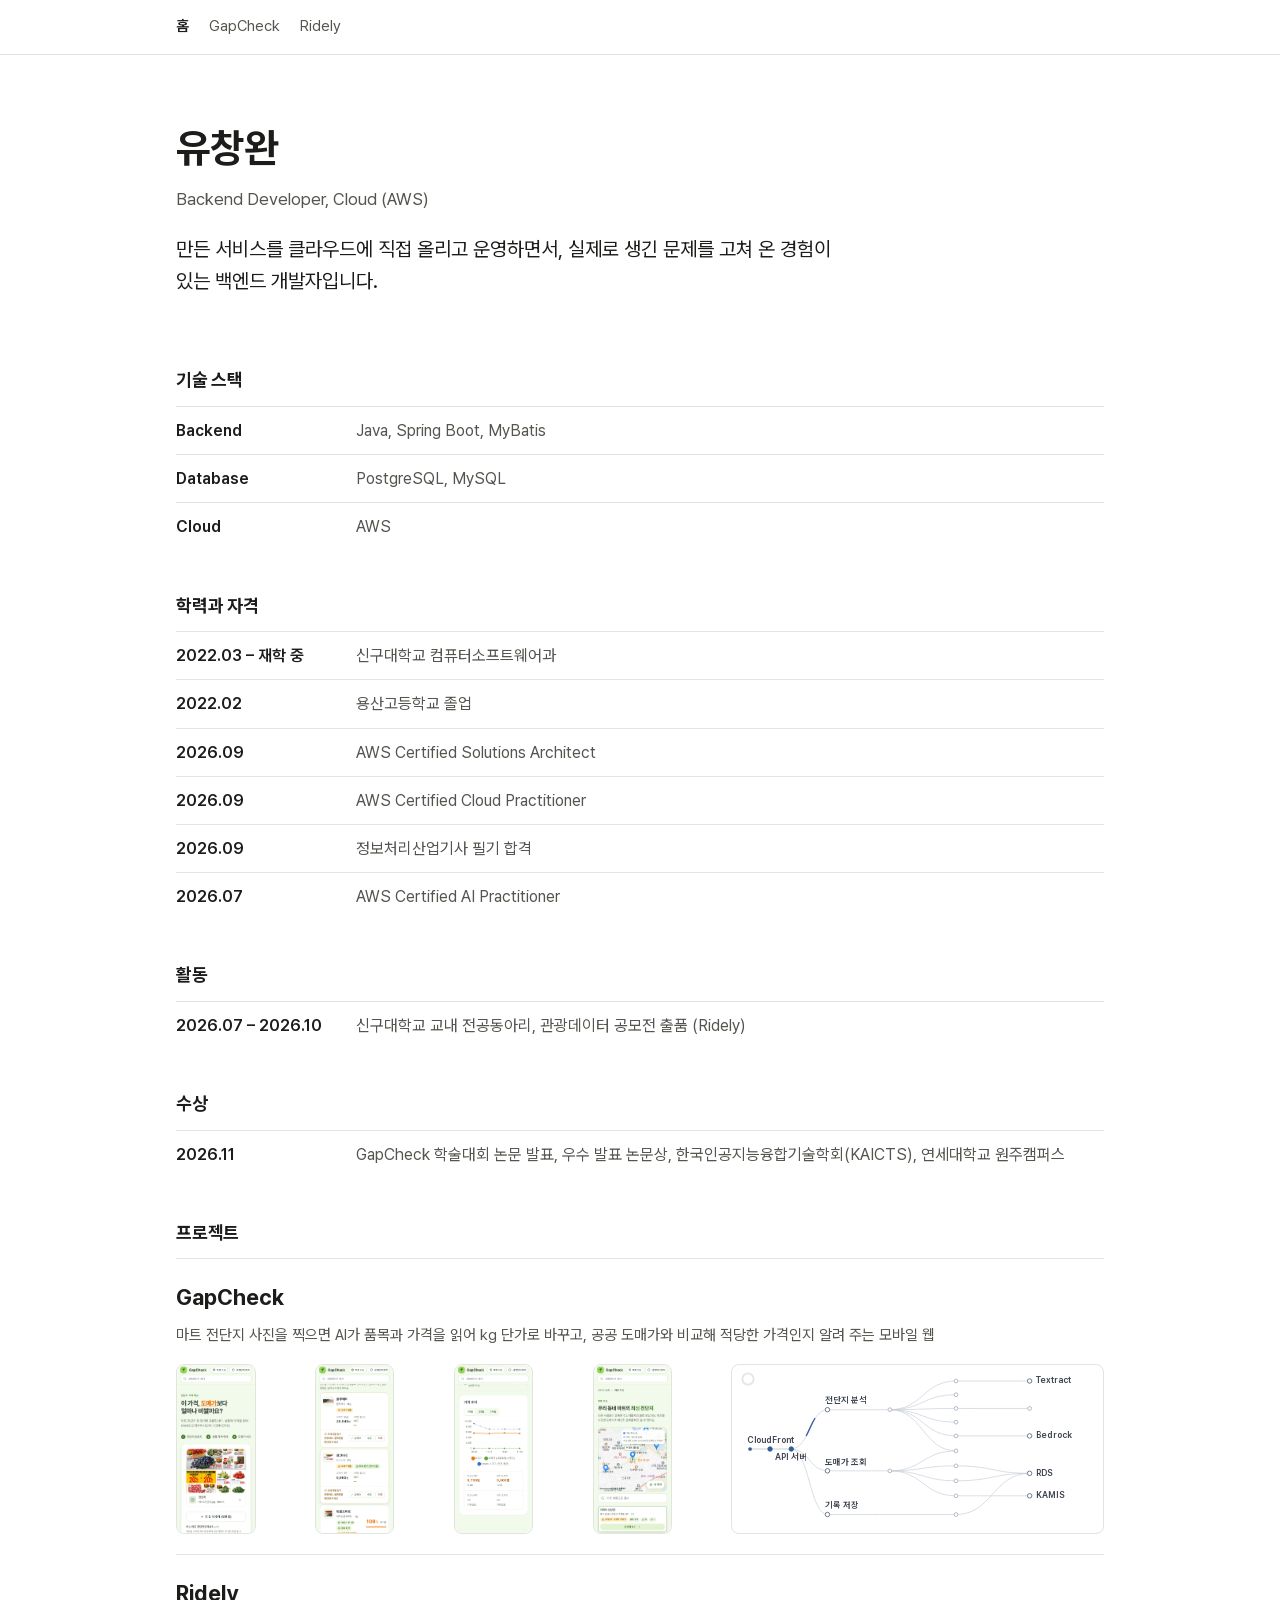
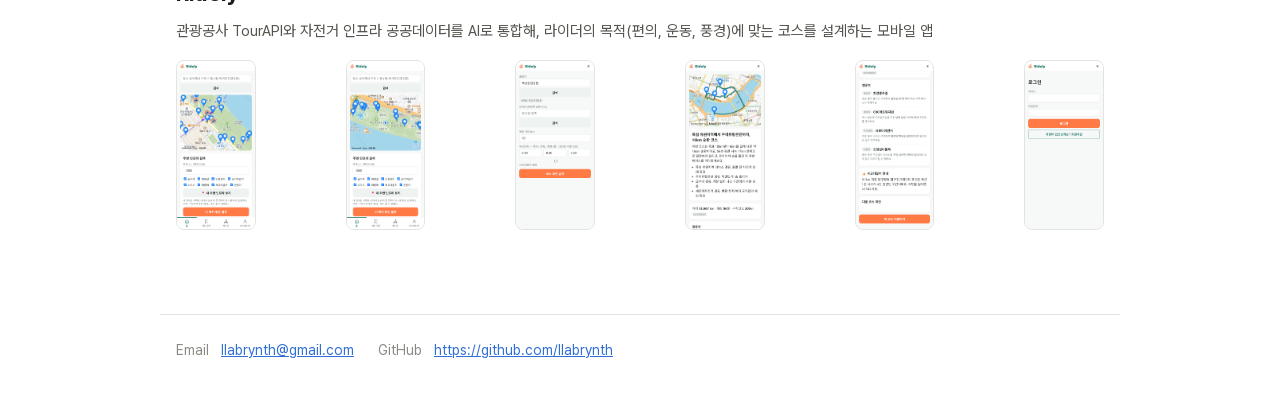
<file: index.html>
<!DOCTYPE html><html lang="ko"> <head><meta charset="utf-8"><meta name="viewport" content="width=device-width, initial-scale=1"><meta name="description" content="백엔드 개발자 포트폴리오"><title>유창완 - 백엔드 포트폴리오</title><link rel="stylesheet" href="/_astro/index.Bxndootr.css">
<style>.flow-mini[data-astro-cid-55de5n3r]{position:relative;display:block;height:170px;aspect-ratio:548 / 250;max-width:100%;cursor:pointer;background:#fff;border:1px solid var(--border);border-radius:8px;padding:6px 8px;box-sizing:border-box}.flow-mini[data-astro-cid-55de5n3r]>svg[data-astro-cid-55de5n3r]:first-child{width:100%;height:100%;display:block;overflow:visible}.twig[data-astro-cid-55de5n3r]{stroke:#c9cfd8;fill:none;stroke-linecap:round}.glow[data-astro-cid-55de5n3r]{stroke:#335c99;fill:none;stroke-linecap:round;opacity:0}.origin[data-astro-cid-55de5n3r]{fill:#335c99}.lbl[data-astro-cid-55de5n3r]{font-size:14px;font-weight:600;fill:#3d4350;font-family:inherit;pointer-events:none}.dot[data-astro-cid-55de5n3r]{fill:#fff;stroke:#aab2bf;stroke-width:1.4;transition:fill .2s,stroke .2s}.dot[data-astro-cid-55de5n3r].named{stroke:#5c6880}.dot[data-astro-cid-55de5n3r]:hover,.dot[data-astro-cid-55de5n3r].hit{fill:#335c99;stroke:#335c99}.flow-ring[data-astro-cid-55de5n3r]{position:absolute;top:6px;left:8px;width:16px;height:16px;transform:rotate(-90deg)}.ring-track[data-astro-cid-55de5n3r]{fill:none;stroke:#e3e6eb;stroke-width:2.4}.ring-fill[data-astro-cid-55de5n3r]{fill:none;stroke:#335c99;stroke-width:2.4;stroke-dasharray:100;stroke-dashoffset:100}.flow-tip[data-astro-cid-55de5n3r]{position:absolute;z-index:2;transform:translate(-50%,calc(-100% - 10px));pointer-events:none;max-width:230px;width:max-content;background:#1f242d;color:#fff;padding:5px 9px;font-size:12px;line-height:1.45;text-align:center}.flow-tip[data-astro-cid-55de5n3r] b{display:block;font-size:13px}@media(max-width:720px){.flow-mini[data-astro-cid-55de5n3r]{height:150px}}
</style></head> <body class> <header class="site-header"> <nav class="wrap nav" aria-label="주 메뉴"> <a href="/" aria-current="page">홈</a><a href="/projects/gapcheck/">GapCheck</a><a href="/projects/ridely/">Ridely</a> </nav> </header> <main class="wrap">  <section class="hero"> <h1>유창완</h1> <p class="lead">Backend Developer, Cloud (AWS)</p> <p class="hero-intro">만든 서비스를 클라우드에 직접 올리고 운영하면서, 실제로 생긴 문제를 고쳐 온 경험이 있는 백엔드 개발자입니다.</p> </section> <section class="section resume"> <h2>기술 스택</h2> <dl class="rows"> <dt>Backend</dt><dd>Java, Spring Boot, MyBatis</dd><dt>Database</dt><dd>PostgreSQL, MySQL</dd><dt>Cloud</dt><dd>AWS</dd> </dl> </section> <section class="section resume"> <h2>학력과 자격</h2> <dl class="rows"> <dt>2022.03 – 재학 중</dt><dd>신구대학교 컴퓨터소프트웨어과</dd><dt>2022.02</dt><dd>용산고등학교 졸업</dd> <dt>2026.09</dt><dd>AWS Certified Solutions Architect</dd><dt>2026.09</dt><dd>AWS Certified Cloud Practitioner</dd><dt>2026.09</dt><dd>정보처리산업기사 필기 합격</dd><dt>2026.07</dt><dd>AWS Certified AI Practitioner</dd> </dl> </section> <section class="section resume"> <h2>활동</h2> <dl class="rows"> <dt>2026.07 – 2026.10</dt><dd>신구대학교 교내 전공동아리, 관광데이터 공모전 출품 (Ridely)</dd> </dl> </section> <section class="section resume"> <h2>수상</h2> <dl class="rows"> <dt>2026.11</dt><dd>GapCheck 학술대회 논문 발표, 우수 발표 논문상, 한국인공지능융합기술학회(KAICTS), 연세대학교 원주캠퍼스</dd> </dl> </section> <section class="section resume"> <h2>프로젝트</h2> <div class="project-cards"> <div class="project-card"> <a class="project-card-head" href="/projects/gapcheck/"> <strong>GapCheck</strong> <span class="project-card-text">마트 전단지 사진을 찍으면 AI가 품목과 가격을 읽어 kg 단가로 바꾸고, 공공 도매가와 비교해 적당한 가격인지 알려 주는 모바일 웹</span> </a> <div class="project-card-screens"> <a class="project-card-shots" href="/projects/gapcheck/" aria-label="GapCheck 화면"> <img src="/screens/gapcheck/capture.png" alt="사진 업로드" loading="lazy"><img src="/screens/gapcheck/review.png" alt="분석 결과" loading="lazy"><img src="/screens/gapcheck/compare.png" alt="상세 페이지" loading="lazy"><img src="/screens/gapcheck/map-selected.png" alt="주변 마트 지도" loading="lazy"> </a> <span class="flow-mini" data-request-flow role="img" aria-label="GapCheck 요청이 서버 안에서 갈라져 Textract, Bedrock, RDS, KAMIS로 갔다가 돌아오는 흐름" title="3초마다 다시 흐릅니다. 누르면 바로 다시 흐릅니다" data-astro-cid-55de5n3r> <svg viewBox="0 0 548 250" aria-hidden="true" data-astro-cid-55de5n3r> <path class="twig" d="M6 125 C22 125 22 125 38 125" stroke-width="2" data-astro-cid-55de5n3r></path><path class="twig" d="M38 125 C55 125 55 125 72 125" stroke-width="2" data-astro-cid-55de5n3r></path><path class="twig" d="M72 125 C101 125 101 62 130 62" stroke-width="1.1" data-astro-cid-55de5n3r></path><path class="twig" d="M130 62 C180 62 180 62 230 62" stroke-width="1.1" data-astro-cid-55de5n3r></path><path class="twig" d="M230 62 C283 62 283 16 336 16" stroke-width="1.1" data-astro-cid-55de5n3r></path><path class="twig" d="M336 16 C395 16 395 16 454 16" stroke-width="1.1" data-astro-cid-55de5n3r></path><path class="twig" d="M230 62 C283 62 283 38 336 38" stroke-width="1.1" data-astro-cid-55de5n3r></path><path class="twig" d="M230 62 C283 62 283 60 336 60" stroke-width="1.1" data-astro-cid-55de5n3r></path><path class="twig" d="M336 60 C395 60 395 60 454 60" stroke-width="1.1" data-astro-cid-55de5n3r></path><path class="twig" d="M230 62 C283 62 283 82 336 82" stroke-width="1.1" data-astro-cid-55de5n3r></path><path class="twig" d="M230 62 C283 62 283 104 336 104" stroke-width="1.1" data-astro-cid-55de5n3r></path><path class="twig" d="M336 104 C395 104 395 104 454 104" stroke-width="1.1" data-astro-cid-55de5n3r></path><path class="twig" d="M230 62 C283 62 283 128 336 128" stroke-width="1.1" data-astro-cid-55de5n3r></path><path class="twig" d="M72 125 C101 125 101 160 130 160" stroke-width="1.1" data-astro-cid-55de5n3r></path><path class="twig" d="M130 160 C180 160 180 160 230 160" stroke-width="1.1" data-astro-cid-55de5n3r></path><path class="twig" d="M230 160 C283 160 283 152 336 152" stroke-width="1.1" data-astro-cid-55de5n3r></path><path class="twig" d="M336 152 C395 152 395 164 454 164" stroke-width="1.1" data-astro-cid-55de5n3r></path><path class="twig" d="M230 160 C283 160 283 176 336 176" stroke-width="1.1" data-astro-cid-55de5n3r></path><path class="twig" d="M336 176 C395 176 395 164 454 164" stroke-width="1.1" data-astro-cid-55de5n3r></path><path class="twig" d="M230 160 C283 160 283 200 336 200" stroke-width="1.1" data-astro-cid-55de5n3r></path><path class="twig" d="M336 200 C395 200 395 200 454 200" stroke-width="1.1" data-astro-cid-55de5n3r></path><path class="twig" d="M230 160 C283 160 283 128 336 128" stroke-width="1.1" data-astro-cid-55de5n3r></path><path class="twig" d="M72 125 C101 125 101 230 130 230" stroke-width="1.1" data-astro-cid-55de5n3r></path><path class="twig" d="M130 230 C233 230 233 230 336 230" stroke-width="1.1" data-astro-cid-55de5n3r></path><path class="twig" d="M336 230 C395 230 395 164 454 164" stroke-width="1.1" data-astro-cid-55de5n3r></path> <path class="glow" d="M6 125 C22 125 22 125 38 125" stroke-width="3.1" data-key="start>cf" data-astro-cid-55de5n3r></path><path class="glow" d="M38 125 C55 125 55 125 72 125" stroke-width="3.1" data-key="cf>ec2" data-astro-cid-55de5n3r></path><path class="glow" d="M72 125 C101 125 101 62 130 62" stroke-width="2.2" data-key="ec2>fc" data-astro-cid-55de5n3r></path><path class="glow" d="M130 62 C180 62 180 62 230 62" stroke-width="2.2" data-key="fc>fs" data-astro-cid-55de5n3r></path><path class="glow" d="M230 62 C283 62 283 16 336 16" stroke-width="2.2" data-key="fs>ttd" data-astro-cid-55de5n3r></path><path class="glow" d="M336 16 C395 16 395 16 454 16" stroke-width="2.2" data-key="ttd>tx" data-astro-cid-55de5n3r></path><path class="glow" d="M230 62 C283 62 283 38 336 38" stroke-width="2.2" data-key="fs>fcs" data-astro-cid-55de5n3r></path><path class="glow" d="M230 62 C283 62 283 60 336 60" stroke-width="2.2" data-key="fs>cr" data-astro-cid-55de5n3r></path><path class="glow" d="M336 60 C395 60 395 60 454 60" stroke-width="2.2" data-key="cr>sc" data-astro-cid-55de5n3r></path><path class="glow" d="M230 62 C283 62 283 82 336 82" stroke-width="2.2" data-key="fs>rr" data-astro-cid-55de5n3r></path><path class="glow" d="M230 62 C283 62 283 104 336 104" stroke-width="2.2" data-key="fs>gw" data-astro-cid-55de5n3r></path><path class="glow" d="M336 104 C395 104 395 104 454 104" stroke-width="2.2" data-key="gw>br" data-astro-cid-55de5n3r></path><path class="glow" d="M230 62 C283 62 283 128 336 128" stroke-width="2.2" data-key="fs>ucs" data-astro-cid-55de5n3r></path><path class="glow" d="M72 125 C101 125 101 160 130 160" stroke-width="2.2" data-key="ec2>hc" data-astro-cid-55de5n3r></path><path class="glow" d="M130 160 C180 160 180 160 230 160" stroke-width="2.2" data-key="hc>ps" data-astro-cid-55de5n3r></path><path class="glow" d="M230 160 C283 160 283 152 336 152" stroke-width="2.2" data-key="ps>pvm" data-astro-cid-55de5n3r></path><path class="glow" d="M336 152 C395 152 395 164 454 164" stroke-width="2.2" data-key="pvm>rds" data-astro-cid-55de5n3r></path><path class="glow" d="M230 160 C283 160 283 176 336 176" stroke-width="2.2" data-key="ps>plm" data-astro-cid-55de5n3r></path><path class="glow" d="M336 176 C395 176 395 164 454 164" stroke-width="2.2" data-key="plm>rds" data-astro-cid-55de5n3r></path><path class="glow" d="M230 160 C283 160 283 200 336 200" stroke-width="2.2" data-key="ps>ks" data-astro-cid-55de5n3r></path><path class="glow" d="M336 200 C395 200 395 200 454 200" stroke-width="2.2" data-key="ks>kamis" data-astro-cid-55de5n3r></path><path class="glow" d="M230 160 C283 160 283 128 336 128" stroke-width="2.2" data-key="ps>ucs" data-astro-cid-55de5n3r></path><path class="glow" d="M72 125 C101 125 101 230 130 230" stroke-width="2.2" data-key="ec2>ac" data-astro-cid-55de5n3r></path><path class="glow" d="M130 230 C233 230 233 230 336 230" stroke-width="2.2" data-key="ac>alm" data-astro-cid-55de5n3r></path><path class="glow" d="M336 230 C395 230 395 164 454 164" stroke-width="2.2" data-key="alm>rds" data-astro-cid-55de5n3r></path> <circle class="origin" cx="6" cy="125" r="3" data-astro-cid-55de5n3r></circle> <text class="lbl" x="38" y="115" text-anchor="middle" data-astro-cid-55de5n3r>CloudFront</text><text class="lbl" x="72" y="143" text-anchor="middle" data-astro-cid-55de5n3r>API 서버</text><text class="lbl" x="126" y="52" text-anchor="start" data-astro-cid-55de5n3r>전단지 분석</text><text class="lbl" x="464" y="20" text-anchor="start" data-astro-cid-55de5n3r>Textract</text><text class="lbl" x="464" y="108" text-anchor="start" data-astro-cid-55de5n3r>Bedrock</text><text class="lbl" x="126" y="150" text-anchor="start" data-astro-cid-55de5n3r>도매가 조회</text><text class="lbl" x="464" y="168" text-anchor="start" data-astro-cid-55de5n3r>RDS</text><text class="lbl" x="464" y="204" text-anchor="start" data-astro-cid-55de5n3r>KAMIS</text><text class="lbl" x="126" y="220" text-anchor="start" data-astro-cid-55de5n3r>기록 저장</text> <circle class="dot named" cx="38" cy="125" r="3.6" data-id="cf" data-name="CloudFront" data-desc="HTTPS로 받아 API 서버로 넘김" data-x="0.06934306569343066" data-y="0.5" data-astro-cid-55de5n3r></circle><circle class="dot named" cx="72" cy="125" r="3.6" data-id="ec2" data-name="EC2, Spring Boot" data-desc="API 서버" data-x="0.13138686131386862" data-y="0.5" data-astro-cid-55de5n3r></circle><circle class="dot named" cx="130" cy="62" r="3.6" data-id="fc" data-name="FlyerParseController" data-desc="POST /api/flyer/parse-cells" data-x="0.23722627737226276" data-y="0.248" data-astro-cid-55de5n3r></circle><circle class="dot" cx="230" cy="62" r="3" data-id="fs" data-name="FlyerParseService" data-desc="칸마다 스레드 8개로 동시에 처리" data-x="0.4197080291970803" data-y="0.248" data-astro-cid-55de5n3r></circle><circle class="dot" cx="336" cy="16" r="3" data-id="ttd" data-name="TextractTextDetector" data-desc="사진을 보내 글자와 위치를 받음" data-x="0.6131386861313869" data-y="0.064" data-astro-cid-55de5n3r></circle><circle class="dot named" cx="454" cy="16" r="3.6" data-id="tx" data-name="Textract" data-desc="AWS의 글자 인식(OCR)" data-x="0.8284671532846716" data-y="0.064" data-astro-cid-55de5n3r></circle><circle class="dot" cx="336" cy="38" r="3" data-id="fcs" data-name="FlyerCellSplitter" data-desc="가격이 있는 칸으로 나눔" data-x="0.6131386861313869" data-y="0.152" data-astro-cid-55de5n3r></circle><circle class="dot" cx="336" cy="60" r="3" data-id="cr" data-name="CatalogRetriever" data-desc="칸의 글자로 품목 후보를 찾음" data-x="0.6131386861313869" data-y="0.24" data-astro-cid-55de5n3r></circle><circle class="dot" cx="454" cy="60" r="3" data-id="sc" data-name="StandardCatalog" data-desc="품목 109, 품종 232 사전" data-x="0.8284671532846716" data-y="0.24" data-astro-cid-55de5n3r></circle><circle class="dot" cx="336" cy="82" r="3" data-id="rr" data-name="RagRequest" data-desc="후보에 번호를 붙이고, LLM의 답을 품목으로 되돌림" data-x="0.6131386861313869" data-y="0.328" data-astro-cid-55de5n3r></circle><circle class="dot" cx="336" cy="104" r="3" data-id="gw" data-name="LLM 게이트웨이" data-desc="칸 이미지와 후보를 보냄" data-x="0.6131386861313869" data-y="0.416" data-astro-cid-55de5n3r></circle><circle class="dot named" cx="454" cy="104" r="3.6" data-id="br" data-name="Bedrock, Claude Sonnet" data-desc="후보 중에서 고르거나 해당 없음으로 답함" data-x="0.8284671532846716" data-y="0.416" data-astro-cid-55de5n3r></circle><circle class="dot" cx="336" cy="128" r="3" data-id="ucs" data-name="UnitConversionService" data-desc="kg 단가로 환산" data-x="0.6131386861313869" data-y="0.512" data-astro-cid-55de5n3r></circle><circle class="dot named" cx="130" cy="160" r="3.6" data-id="hc" data-name="HelloController" data-desc="GET /api/price, 상품마다" data-x="0.23722627737226276" data-y="0.64" data-astro-cid-55de5n3r></circle><circle class="dot" cx="230" cy="160" r="3" data-id="ps" data-name="ProductVarietyService" data-desc="DB를 먼저 보고 없으면 KAMIS" data-x="0.4197080291970803" data-y="0.64" data-astro-cid-55de5n3r></circle><circle class="dot" cx="336" cy="152" r="3" data-id="pvm" data-name="ProductVarietyMapper" data-desc="품목의 품종 목록을 조회" data-x="0.6131386861313869" data-y="0.608" data-astro-cid-55de5n3r></circle><circle class="dot" cx="336" cy="176" r="3" data-id="plm" data-name="PriceLogMapper" data-desc="1주 안의 기록을 먼저 조회, KAMIS에서 받으면 저장" data-x="0.6131386861313869" data-y="0.704" data-astro-cid-55de5n3r></circle><circle class="dot named" cx="454" cy="164" r="3.6" data-id="rds" data-name="RDS, PostgreSQL" data-desc="품종, 도매가 기록, 분석 기록" data-x="0.8284671532846716" data-y="0.656" data-astro-cid-55de5n3r></circle><circle class="dot" cx="336" cy="200" r="3" data-id="ks" data-name="KamisService" data-desc="1주 안에 기록이 없을 때만 호출, 통신이 실패하면 10분 쉼" data-x="0.6131386861313869" data-y="0.8" data-astro-cid-55de5n3r></circle><circle class="dot named" cx="454" cy="200" r="3.6" data-id="kamis" data-name="KAMIS" data-desc="공공 도매가 API" data-x="0.8284671532846716" data-y="0.8" data-astro-cid-55de5n3r></circle><circle class="dot named" cx="130" cy="230" r="3.6" data-id="ac" data-name="AnalysisLogController" data-desc="POST /api/analysis-log" data-x="0.23722627737226276" data-y="0.92" data-astro-cid-55de5n3r></circle><circle class="dot" cx="336" cy="230" r="3" data-id="alm" data-name="AnalysisLogMapper" data-desc="인식 결과를 저장" data-x="0.6131386861313869" data-y="0.92" data-astro-cid-55de5n3r></circle> </svg> <svg class="flow-ring" viewBox="0 0 20 20" aria-hidden="true" data-astro-cid-55de5n3r> <circle class="ring-track" cx="10" cy="10" r="7" data-astro-cid-55de5n3r></circle> <circle class="ring-fill" cx="10" cy="10" r="7" pathLength="100" data-astro-cid-55de5n3r></circle> </svg> <span class="flow-tip" hidden data-astro-cid-55de5n3r></span> </span>  <script type="module">for(const a of document.querySelectorAll("[data-request-flow]")){const f=a.querySelector(".flow-tip"),g=Object.fromEntries([...a.querySelectorAll(".glow")].map(t=>[t.dataset.key,t])),b=[...a.querySelectorAll(".dot")],E=Object.fromEntries(b.map(t=>[t.dataset.id,t])),$=matchMedia("(prefers-reduced-motion: reduce)").matches,v=[],w=[],S=(t,o,c,s={})=>{const r=g[`${t}>${o}`],i=r.getTotalLength(),l=i/(1.25*(s.speed??1));return v.push({el:r,len:i,start:c,dur:l,...s}),s.reverse||w.push({id:o,time:c+l}),c+l},d=(t,o,c={})=>t.slice(1).reduce((s,r,i)=>S(t[i],r,s,c),o),m=(t,o)=>t.slice(1).reduceRight((c,s,r)=>S(t[r],s,c,{reverse:!0,dim:!0,speed:1.9}),o),n=(t,o,c={})=>m(t,d(t,o,{speed:1.3,...c}));let e=d(["start","cf","ec2","fc","fs"],0);e=n(["fs","ttd","tx"],e),e=n(["fs","fcs"],e),e=n(["fs","cr","sc"],e),e=n(["fs","rr"],e),e=n(["fs","gw","br"],e),e=n(["fs","rr"],e,{dim:!0}),e=n(["fs","ucs"],e),e=m(["start","cf","ec2","fc","fs"],e),e=d(["start","cf","ec2","hc","ps"],e+60),e=n(["ps","pvm","rds"],e),e=n(["ps","plm","rds"],e),e=n(["ps","ks","kamis"],e,{dim:!0}),e=n(["ps","plm","rds"],e,{dim:!0}),e=n(["ps","ucs"],e),e=m(["start","cf","ec2","hc","ps"],e),e=d(["start","cf","ec2","ac","alm","rds"],e+60);const q=m(["start","cf","ec2","ac","alm","rds"],e),k=3e3,u=a.querySelector(".ring-fill");let p=0,h=!1;const D=t=>{const o=new Set;for(const s of v){const r=(t-s.start)/s.dur;if(r<=0||r>=1.4)continue;const i=Math.min(1,r)*s.len,l=Math.max(0,i-30);s.el.style.strokeDasharray=`${i-l} ${s.len}`,s.el.style.strokeDashoffset=`${-(s.reverse?s.len-i:l)}`,s.el.style.opacity=String((s.dim?.4:.95)*(r>1?1-(r-1)/.4:1)),o.add(s.el)}for(const s of Object.values(g))o.has(s)||(s.style.opacity="0");const c=new Set;for(const s of w)t>=s.time&&t<s.time+240&&c.add(s.id);for(const[s,r]of Object.entries(E))r.classList.toggle("hit",c.has(s))},y=()=>{if(cancelAnimationFrame(p),$)return;u.style.strokeDashoffset="100";const t=performance.now(),o=c=>{const s=c-t;D(s);const r=s-(q+300);if(r>0&&(u.style.strokeDashoffset=String(100-Math.min(1,r/k)*100)),r>=k){h?y():u.style.strokeDashoffset="100";return}p=requestAnimationFrame(o)};p=requestAnimationFrame(o)};a.addEventListener("click",y);for(const t of b)t.addEventListener("mouseenter",()=>{f.innerHTML=`<b>${t.dataset.name}</b>${t.dataset.desc}`,f.style.left=`${Number(t.dataset.x)*a.clientWidth}px`,f.style.top=`${Number(t.dataset.y)*a.clientHeight}px`,f.hidden=!1}),t.addEventListener("mouseleave",()=>{f.hidden=!0});let A=!1;new IntersectionObserver(t=>{const o=h;h=t.some(c=>c.isIntersecting),h&&!o&&(!A||u.style.strokeDashoffset==="100")&&(A=!0,setTimeout(y,400))},{threshold:.6}).observe(a)}</script> </div> </div><div class="project-card"> <a class="project-card-head" href="/projects/ridely/"> <strong>Ridely</strong> <span class="project-card-text">관광공사 TourAPI와 자전거 인프라 공공데이터를 AI로 통합해, 라이더의 목적(편의, 운동, 풍경)에 맞는 코스를 설계하는 모바일 앱</span> </a> <div class="project-card-screens"> <a class="project-card-shots" href="/projects/ridely/" aria-label="Ridely 화면"> <img src="/screens/ridely/home.png" alt="첫 화면" loading="lazy"><img src="/screens/ridely/nearby.png" alt="내 주변 정보" loading="lazy"><img src="/screens/ridely/plan.png" alt="코스 조건 입력" loading="lazy"><img src="/screens/ridely/result.png" alt="추천 코스" loading="lazy"><img src="/screens/ridely/result-waypoints.png" alt="경유지와 사고다발지 안내" loading="lazy"><img src="/screens/ridely/login.png" alt="로그인" loading="lazy"> </a>  </div> </div> </div> </section>   </main> <footer class="site-footer wrap"> <ul class="contact"> <li> <span class="contact-label">Email</span> <a href="mailto:llabrynth@gmail.com">llabrynth@gmail.com</a> </li><li> <span class="contact-label">GitHub</span> <a href="https://github.com/llabrynth">https://github.com/llabrynth</a> </li> </ul> </footer> </body></html>
</file>
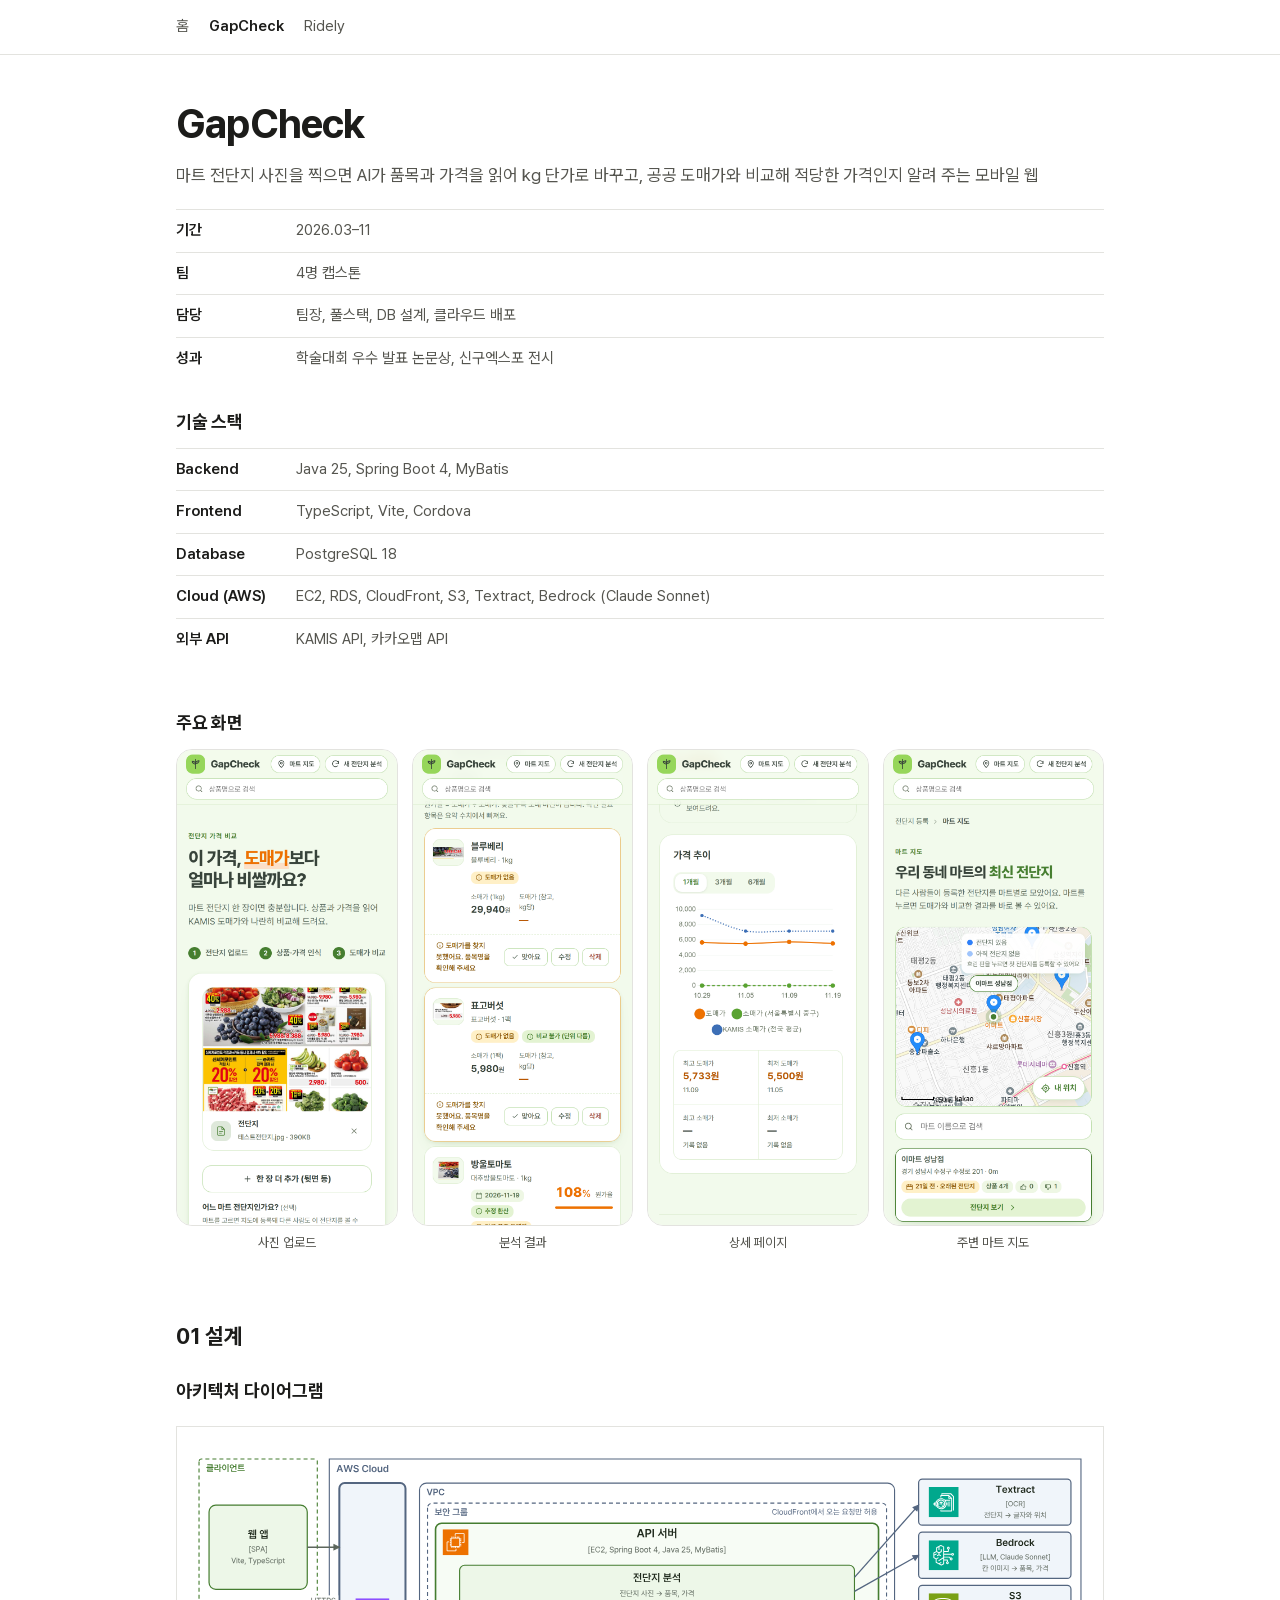
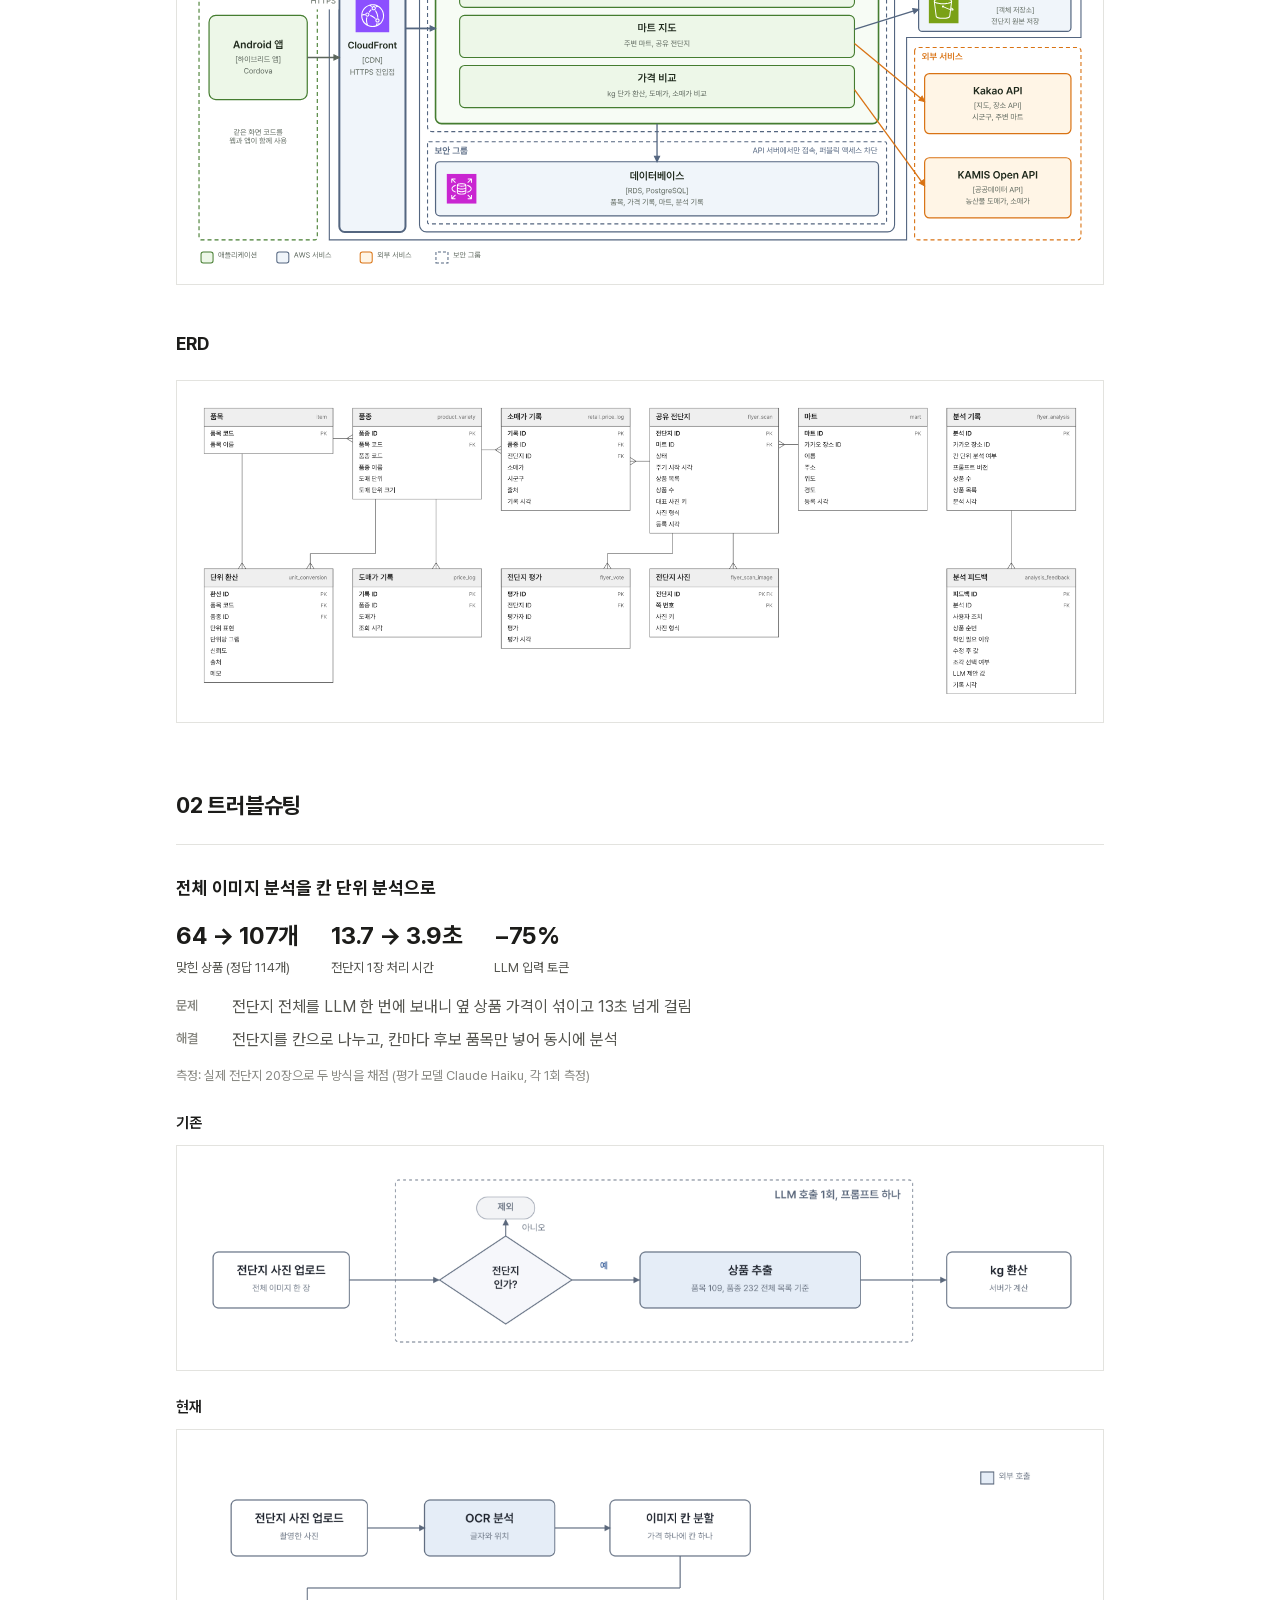
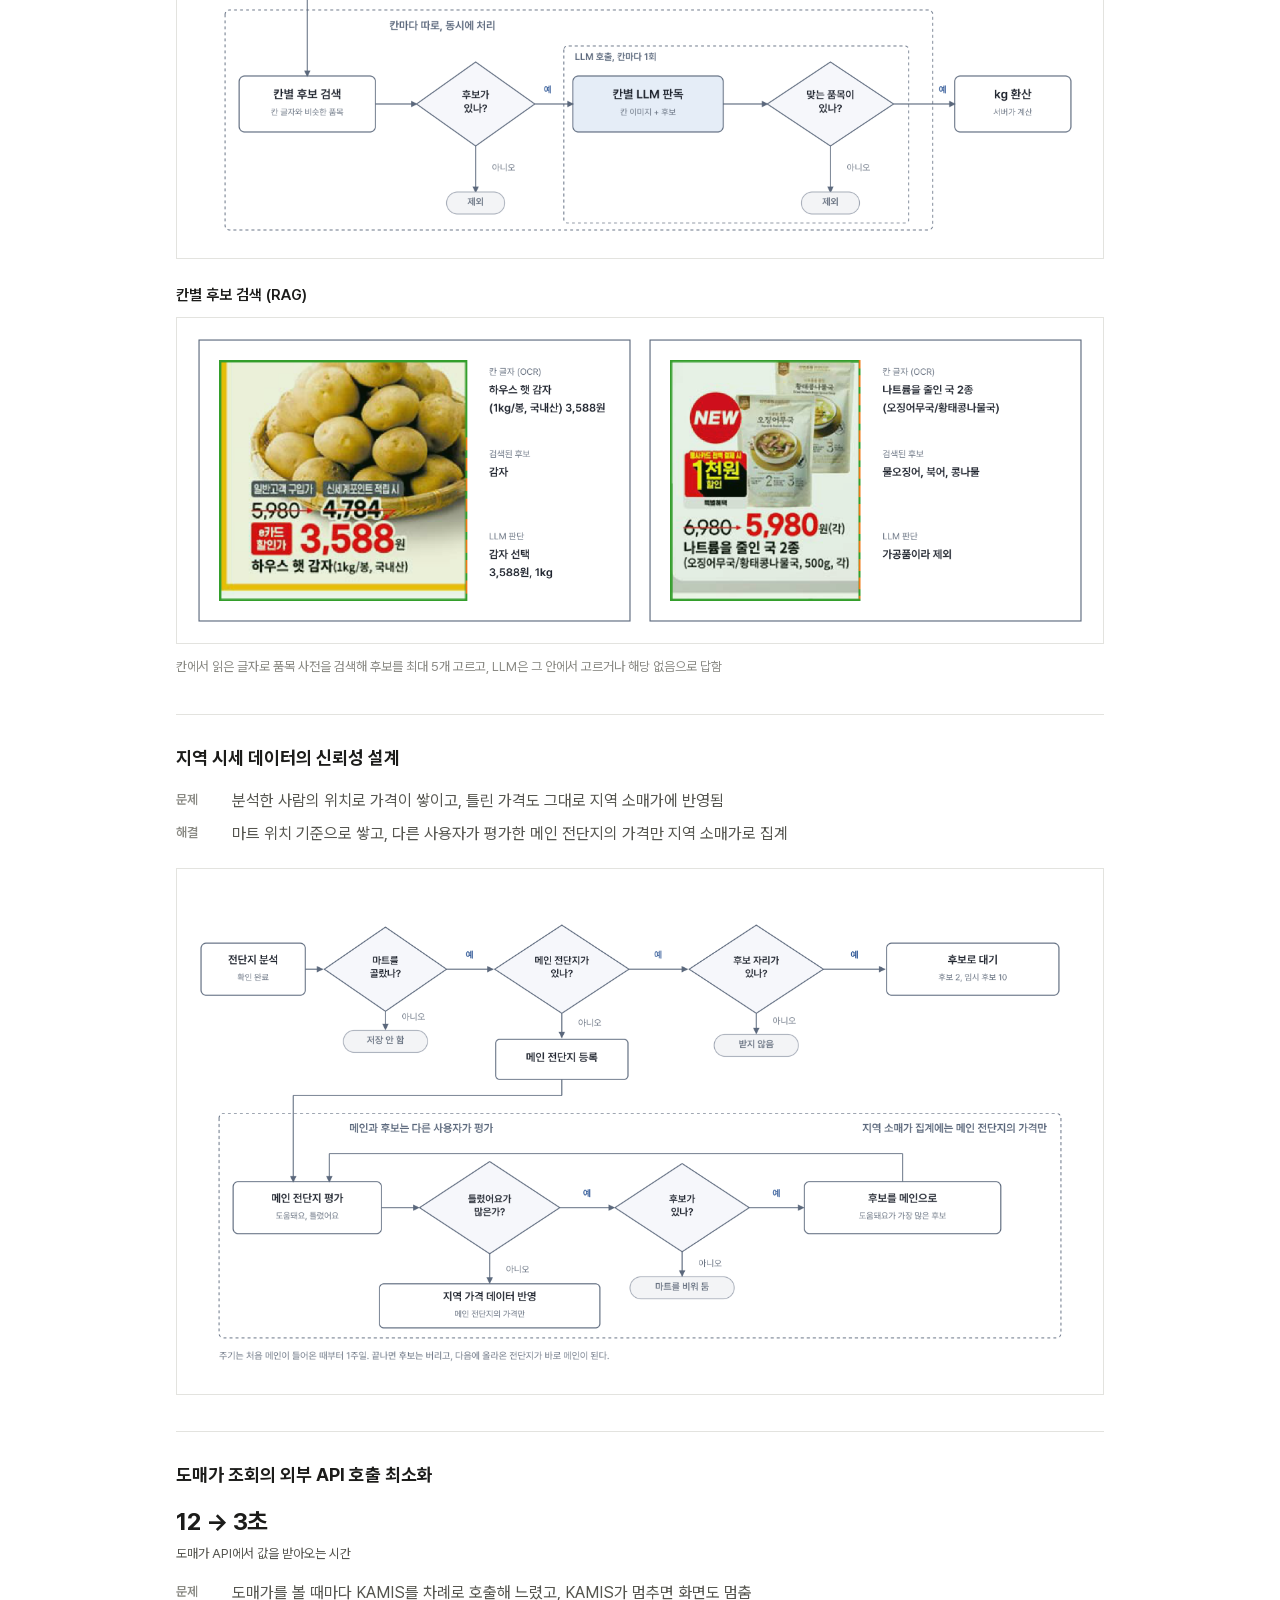
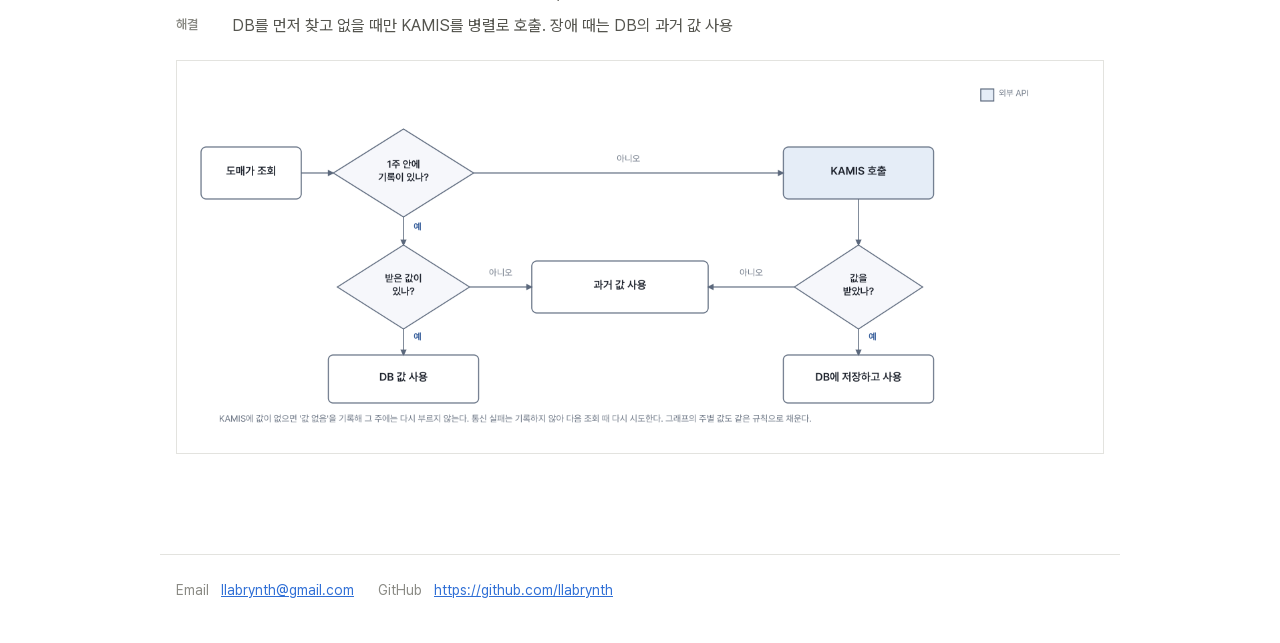
<file: projects/gapcheck/index.html>
<!DOCTYPE html><html lang="ko"> <head><meta charset="utf-8"><meta name="viewport" content="width=device-width, initial-scale=1"><meta name="description" content="마트 전단지 사진을 찍으면 AI가 품목과 가격을 읽어 kg 단가로 바꾸고, 공공 도매가와 비교해 적당한 가격인지 알려 주는 모바일 웹"><title>GapCheck - 백엔드 포트폴리오</title><link rel="stylesheet" href="/_astro/index.Bxndootr.css"></head> <body class> <header class="site-header"> <nav class="wrap nav" aria-label="주 메뉴"> <a href="/">홈</a><a href="/projects/gapcheck/" aria-current="page">GapCheck</a><a href="/projects/ridely/">Ridely</a> </nav> </header> <main class="wrap">  <header class="project-head"> <h1>GapCheck</h1> <p class="lead">마트 전단지 사진을 찍으면 AI가 품목과 가격을 읽어 kg 단가로 바꾸고, 공공 도매가와 비교해 적당한 가격인지 알려 주는 모바일 웹</p> <dl class="rows summary"> <dt>기간</dt><dd>2026.03–11</dd><dt>팀</dt><dd>4명 캡스톤</dd><dt>담당</dt><dd>팀장, 풀스택, DB 설계, 클라우드 배포</dd><dt>성과</dt><dd>학술대회 우수 발표 논문상, 신구엑스포 전시</dd> </dl>  </header> <section class="tech-stack"> <h2>기술 스택</h2> <dl class="rows"> <dt>Backend</dt><dd>Java 25, Spring Boot 4, MyBatis</dd><dt>Frontend</dt><dd>TypeScript, Vite, Cordova</dd><dt>Database</dt><dd>PostgreSQL 18</dd><dt>Cloud (AWS)</dt><dd>EC2, RDS, CloudFront, S3, Textract, Bedrock (Claude Sonnet)</dd><dt>외부 API</dt><dd>KAMIS API, 카카오맵 API</dd> </dl> </section> <section class="screens" aria-label="주요 화면"> <h2>주요 화면</h2> <ul> <li> <img src="/screens/gapcheck/capture.png" alt="사진 업로드" loading="lazy" width="390" height="844"> <p>사진 업로드</p> </li><li> <img src="/screens/gapcheck/review.png" alt="분석 결과" loading="lazy" width="390" height="844"> <p>분석 결과</p> </li><li> <img src="/screens/gapcheck/compare.png" alt="상세 페이지" loading="lazy" width="390" height="844"> <p>상세 페이지</p> </li><li> <img src="/screens/gapcheck/map-selected.png" alt="주변 마트 지도" loading="lazy" width="390" height="844"> <p>주변 마트 지도</p> </li> </ul> </section><section class="section"> <h2>01 설계</h2> <figure class="figure-block"> <a class="figure" href="/figures/gapcheck/architecture.svg" target="_blank" rel="noopener"> <img src="/figures/gapcheck/architecture.svg" alt="GapCheck 시스템 아키텍처" loading="lazy"> </a> <figcaption> <h3>아키텍처 다이어그램</h3>  </figcaption> </figure><figure class="figure-block"> <a class="figure" href="/figures/gapcheck/erd.png" target="_blank" rel="noopener"> <img src="/figures/gapcheck/erd.png" alt="GapCheck ERD" loading="lazy"> </a> <figcaption> <h3>ERD</h3>  </figcaption> </figure> </section> <section class="section"> <h2>02 트러블슈팅</h2> <article class="case"> <h3>전체 이미지 분석을 칸 단위 분석으로</h3> <ul class="case-numbers"> <li><strong>64 → 107개</strong><span>맞힌 상품 (정답 114개)</span></li><li><strong>13.7 → 3.9초</strong><span>전단지 1장 처리 시간</span></li><li><strong>−75%</strong><span>LLM 입력 토큰</span></li> </ul> <dl class="steps"> <dt>문제</dt> <dd>전단지 전체를 LLM 한 번에 보내니 옆 상품 가격이 섞이고 13초 넘게 걸림</dd> <dt>해결</dt> <dd>전단지를 칸으로 나누고, 칸마다 후보 품목만 넣어 동시에 분석</dd> </dl> <p class="note">측정: 실제 전단지 20장으로 두 방식을 채점 (평가 모델 Claude Haiku, 각 1회 측정)</p>   <p class="case-detail-title">기존</p> <a class="figure case-figure" href="/figures/gapcheck/pipeline-legacy.png" target="_blank" rel="noopener"><img src="/figures/gapcheck/pipeline-legacy.png" alt="기존 인식 흐름: 전단지 한 장을 LLM 한 번 호출로 처리. 전단지인지 판별하고 품목 109개, 품종 232개 전체 목록을 기준으로 상품을 추출" loading="lazy"></a> <p class="case-detail-title">현재</p>  <a class="figure case-figure" href="/figures/gapcheck/pipeline-logic.png" target="_blank" rel="noopener"><img src="/figures/gapcheck/pipeline-logic.png" alt="현재 인식 흐름: OCR, 칸 나누기, 칸별 후보 검색, 칸별 LLM 판독, kg 환산" loading="lazy"></a>  <p class="case-detail-title">칸별 후보 검색 (RAG)</p> <a class="figure case-figure" href="/figures/gapcheck/rag-example.png" target="_blank" rel="noopener"><img src="/figures/gapcheck/rag-example.png" alt="감자 칸은 후보로 감자가 검색되고 LLM이 감자를 골라 1kg 3,588원으로 읽는다. 국 칸은 물오징어, 북어, 콩나물이 후보로 검색되지만 LLM이 가공품이라 제외한다" loading="lazy"></a> <p class="note">칸에서 읽은 글자로 품목 사전을 검색해 후보를 최대 5개 고르고, LLM은 그 안에서 고르거나 해당 없음으로 답함</p> </article><article class="case"> <h3>지역 시세 데이터의 신뢰성 설계</h3>  <dl class="steps"> <dt>문제</dt> <dd>분석한 사람의 위치로 가격이 쌓이고, 틀린 가격도 그대로 지역 소매가에 반영됨</dd> <dt>해결</dt> <dd>마트 위치 기준으로 쌓고, 다른 사용자가 평가한 메인 전단지의 가격만 지역 소매가로 집계</dd> </dl>    <a class="figure case-figure" href="/figures/gapcheck/trust-current.png" target="_blank" rel="noopener"><img src="/figures/gapcheck/trust-current.png" alt="마트를 고른 전단지만 받아 메인이 없으면 메인으로, 있으면 후보로 둔다. 메인과 후보는 다른 사용자가 평가하고, 메인이 내려가면 후보가 올라온다. 그래프는 메인 전단지의 가격만 쓴다" loading="lazy"></a>  </article><article class="case"> <h3>도매가 조회의 외부 API 호출 최소화</h3> <ul class="case-numbers"> <li><strong>12 → 3초</strong><span>도매가 API에서 값을 받아오는 시간</span></li> </ul> <dl class="steps"> <dt>문제</dt> <dd>도매가를 볼 때마다 KAMIS를 차례로 호출해 느렸고, KAMIS가 멈추면 화면도 멈춤</dd> <dt>해결</dt> <dd>DB를 먼저 찾고 없을 때만 KAMIS를 병렬로 호출. 장애 때는 DB의 과거 값 사용</dd> </dl>    <a class="figure case-figure" href="/figures/gapcheck/wholesale-flow.png" target="_blank" rel="noopener"><img src="/figures/gapcheck/wholesale-flow.png" alt="도매가 조회 순서도: 최근 1주 안에 기록이 있으면 KAMIS를 부르지 않는다. 기록이 없을 때만 KAMIS를 호출해 받으면 저장하고, 못 받으면 과거 값을 쓴다" loading="lazy"></a>  </article> </section>   </main> <footer class="site-footer wrap"> <ul class="contact"> <li> <span class="contact-label">Email</span> <a href="mailto:llabrynth@gmail.com">llabrynth@gmail.com</a> </li><li> <span class="contact-label">GitHub</span> <a href="https://github.com/llabrynth">https://github.com/llabrynth</a> </li> </ul> </footer> </body></html>
</file>
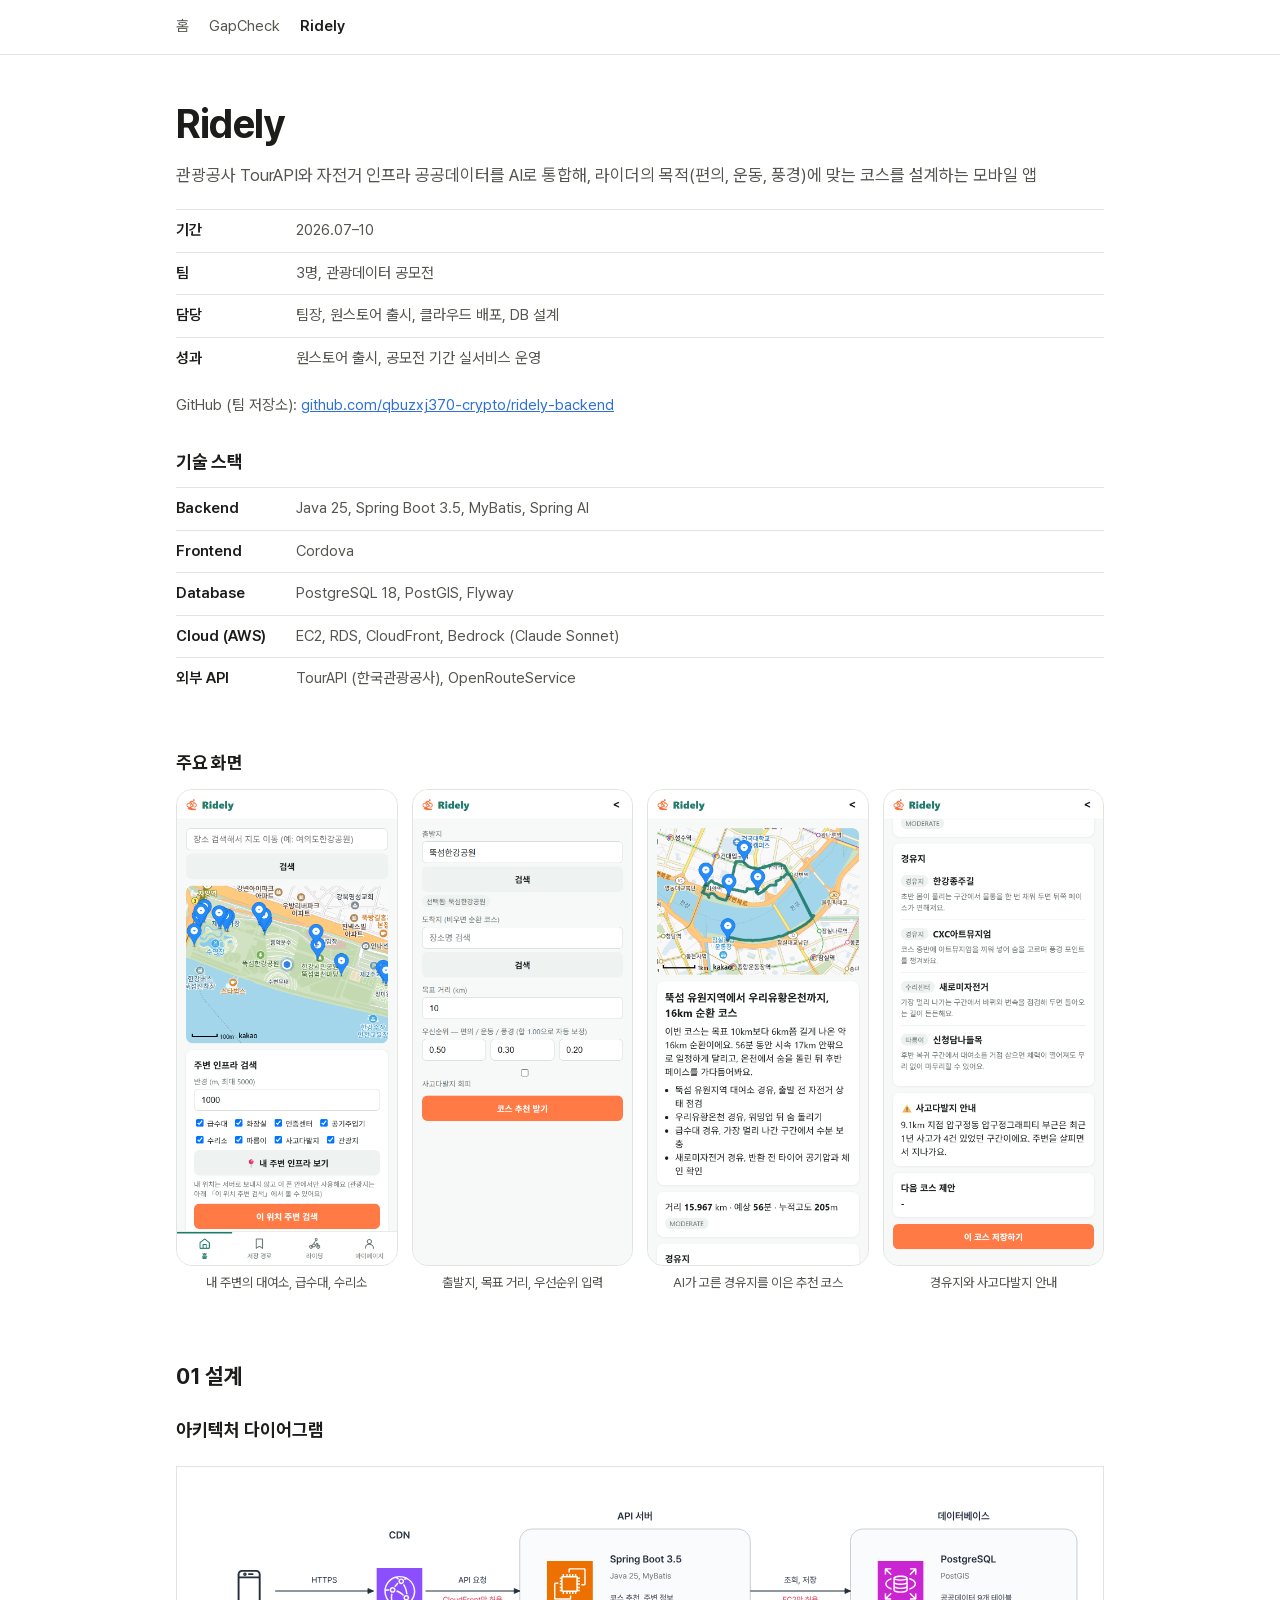
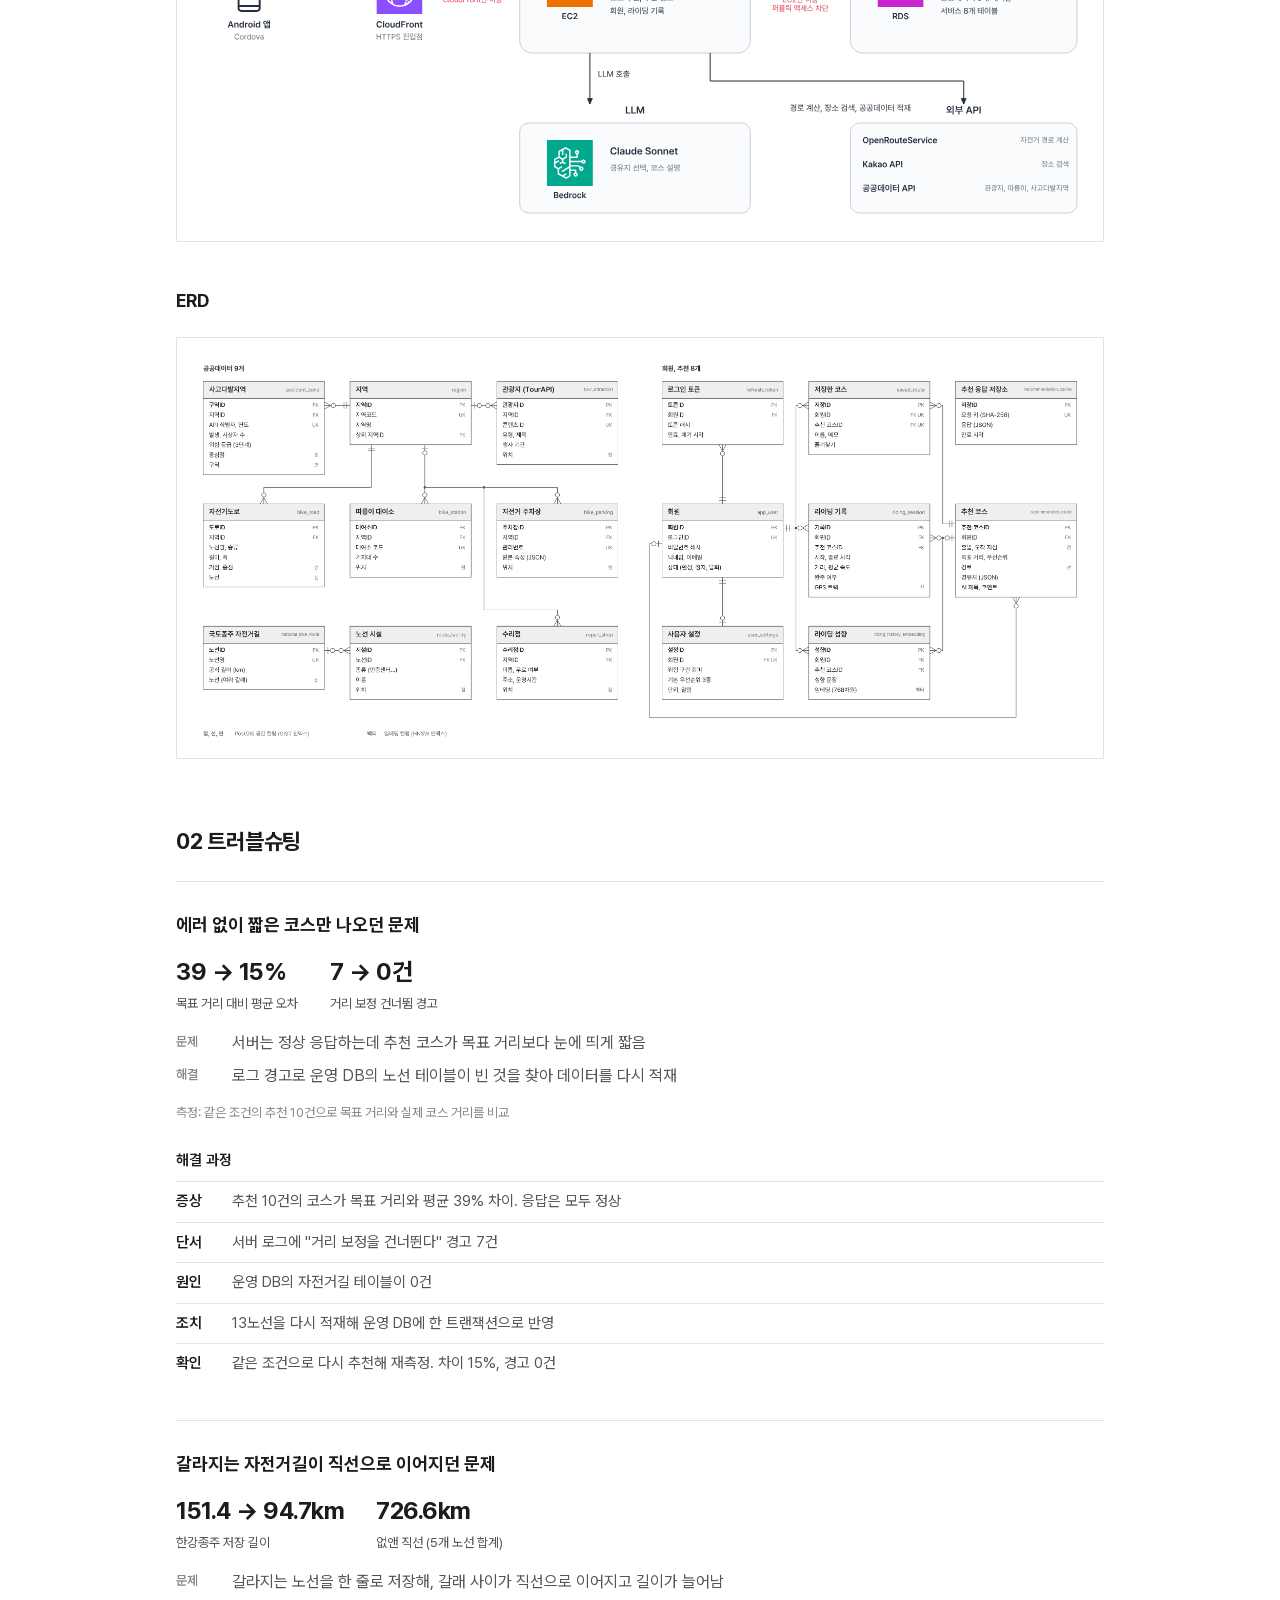
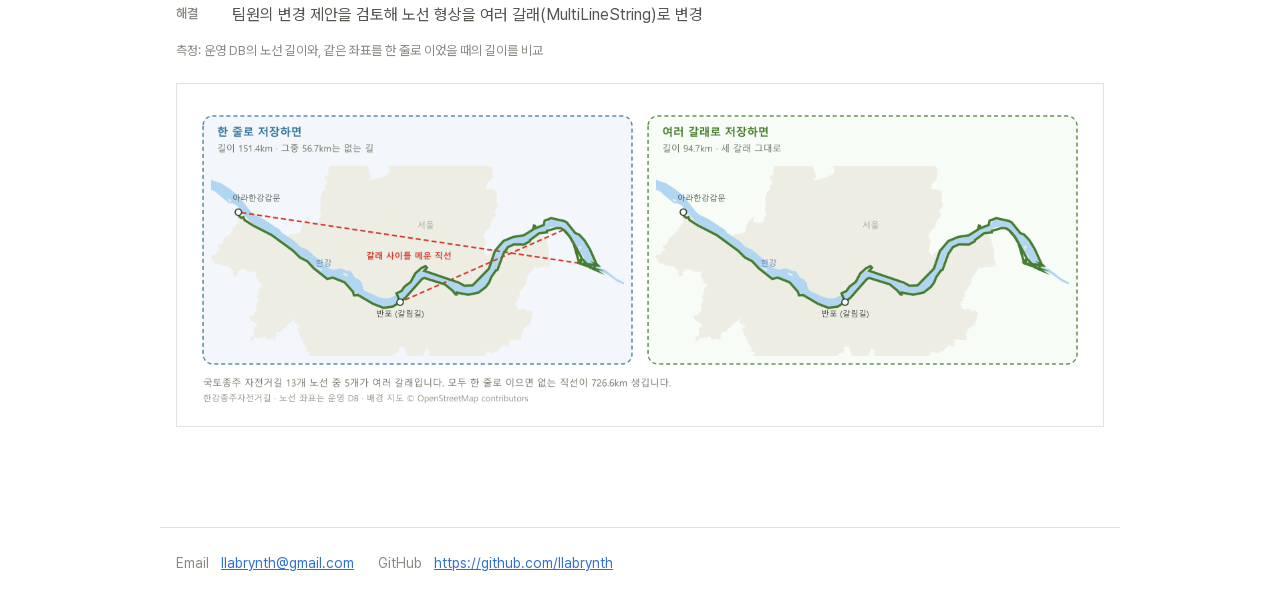
<file: projects/ridely/index.html>
<!DOCTYPE html><html lang="ko"> <head><meta charset="utf-8"><meta name="viewport" content="width=device-width, initial-scale=1"><meta name="description" content="관광공사 TourAPI와 자전거 인프라 공공데이터를 AI로 통합해, 라이더의 목적(편의, 운동, 풍경)에 맞는 코스를 설계하는 모바일 앱"><title>Ridely - 백엔드 포트폴리오</title><link rel="stylesheet" href="/_astro/index.Bxndootr.css"></head> <body class> <header class="site-header"> <nav class="wrap nav" aria-label="주 메뉴"> <a href="/">홈</a><a href="/projects/gapcheck/">GapCheck</a><a href="/projects/ridely/" aria-current="page">Ridely</a> </nav> </header> <main class="wrap">  <header class="project-head"> <h1>Ridely</h1> <p class="lead">관광공사 TourAPI와 자전거 인프라 공공데이터를 AI로 통합해, 라이더의 목적(편의, 운동, 풍경)에 맞는 코스를 설계하는 모바일 앱</p> <dl class="rows summary"> <dt>기간</dt><dd>2026.07–10</dd><dt>팀</dt><dd>3명, 관광데이터 공모전</dd><dt>담당</dt><dd>팀장, 원스토어 출시, 클라우드 배포, DB 설계</dd><dt>성과</dt><dd>원스토어 출시, 공모전 기간 실서비스 운영</dd> </dl> <ul class="project-links"> <li>GitHub (팀 저장소): <a href="https://github.com/qbuzxj370-crypto/ridely-backend" target="_blank" rel="noopener">github.com/qbuzxj370-crypto/ridely-backend</a></li> </ul> </header> <section class="tech-stack"> <h2>기술 스택</h2> <dl class="rows"> <dt>Backend</dt><dd>Java 25, Spring Boot 3.5, MyBatis, Spring AI</dd><dt>Frontend</dt><dd>Cordova</dd><dt>Database</dt><dd>PostgreSQL 18, PostGIS, Flyway</dd><dt>Cloud (AWS)</dt><dd>EC2, RDS, CloudFront, Bedrock (Claude Sonnet)</dd><dt>외부 API</dt><dd>TourAPI (한국관광공사), OpenRouteService</dd> </dl> </section> <section class="screens" aria-label="주요 화면"> <h2>주요 화면</h2> <ul> <li> <img src="/screens/ridely/nearby.png" alt="내 주변의 대여소, 급수대, 수리소" loading="lazy" width="390" height="844"> <p>내 주변의 대여소, 급수대, 수리소</p> </li><li> <img src="/screens/ridely/plan.png" alt="출발지, 목표 거리, 우선순위 입력" loading="lazy" width="390" height="844"> <p>출발지, 목표 거리, 우선순위 입력</p> </li><li> <img src="/screens/ridely/result.png" alt="AI가 고른 경유지를 이은 추천 코스" loading="lazy" width="390" height="844"> <p>AI가 고른 경유지를 이은 추천 코스</p> </li><li> <img src="/screens/ridely/result-waypoints.png" alt="경유지와 사고다발지 안내" loading="lazy" width="390" height="844"> <p>경유지와 사고다발지 안내</p> </li> </ul> </section><section class="section"> <h2>01 설계</h2> <figure class="figure-block"> <a class="figure" href="/figures/ridely/architecture.svg" target="_blank" rel="noopener"> <img src="/figures/ridely/architecture.svg" alt="Ridely 배포 아키텍처" loading="lazy"> </a> <figcaption> <h3>아키텍처 다이어그램</h3>  </figcaption> </figure><figure class="figure-block"> <a class="figure" href="/figures/ridely/erd.png" target="_blank" rel="noopener"> <img src="/figures/ridely/erd.png" alt="Ridely ERD: 공공데이터 테이블 9개(지역, 사고다발지역, 관광지, 자전거도로, 따릉이 대여소, 자전거 주차장, 국토종주 자전거길, 노선 시설, 수리점)와 회원, 추천 테이블 8개. 유일 제약과 공간 컬럼(점, 선, 면), 벡터 컬럼을 표시했다" loading="lazy"> </a> <figcaption> <h3>ERD</h3>  </figcaption> </figure> </section> <section class="section"> <h2>02 트러블슈팅</h2> <article class="case"> <h3>에러 없이 짧은 코스만 나오던 문제</h3> <ul class="case-numbers"> <li><strong>39 → 15%</strong><span>목표 거리 대비 평균 오차</span></li><li><strong>7 → 0건</strong><span>거리 보정 건너뜀 경고</span></li> </ul> <dl class="steps"> <dt>문제</dt> <dd>서버는 정상 응답하는데 추천 코스가 목표 거리보다 눈에 띄게 짧음</dd> <dt>해결</dt> <dd>로그 경고로 운영 DB의 노선 테이블이 빈 것을 찾아 데이터를 다시 적재</dd> </dl> <p class="note">측정: 같은 조건의 추천 10건으로 목표 거리와 실제 코스 거리를 비교</p>  <p class="case-detail-title">해결 과정</p> <dl class="process"> <dt>증상</dt><dd>추천 10건의 코스가 목표 거리와 평균 39% 차이. 응답은 모두 정상</dd><dt>단서</dt><dd>서버 로그에 &quot;거리 보정을 건너뛴다&quot; 경고 7건</dd><dt>원인</dt><dd>운영 DB의 자전거길 테이블이 0건</dd><dt>조치</dt><dd>13노선을 다시 적재해 운영 DB에 한 트랜잭션으로 반영</dd><dt>확인</dt><dd>같은 조건으로 다시 추천해 재측정. 차이 15%, 경고 0건</dd> </dl>     </article><article class="case"> <h3>갈라지는 자전거길이 직선으로 이어지던 문제</h3> <ul class="case-numbers"> <li><strong>151.4 → 94.7km</strong><span>한강종주 저장 길이</span></li><li><strong>726.6km</strong><span>없앤 직선 (5개 노선 합계)</span></li> </ul> <dl class="steps"> <dt>문제</dt> <dd>갈라지는 노선을 한 줄로 저장해, 갈래 사이가 직선으로 이어지고 길이가 늘어남</dd> <dt>해결</dt> <dd>팀원의 변경 제안을 검토해 노선 형상을 여러 갈래(MultiLineString)로 변경</dd> </dl> <p class="note">측정: 운영 DB의 노선 길이와, 같은 좌표를 한 줄로 이었을 때의 길이를 비교</p>   <a class="figure case-figure" href="/figures/ridely/route-shape.png" target="_blank" rel="noopener"><img src="/figures/ridely/route-shape.png" alt="한강종주자전거길을 한 줄로 저장하면 151.4km 중 56.7km가 없는 직선이고, 여러 갈래로 저장하면 세 갈래 94.7km 그대로다" loading="lazy"></a>  </article> </section>   </main> <footer class="site-footer wrap"> <ul class="contact"> <li> <span class="contact-label">Email</span> <a href="mailto:llabrynth@gmail.com">llabrynth@gmail.com</a> </li><li> <span class="contact-label">GitHub</span> <a href="https://github.com/llabrynth">https://github.com/llabrynth</a> </li> </ul> </footer> </body></html>
</file>
<file: _astro/index.Bxndootr.css>
@font-face{font-family:Pretendard Variable;font-weight:45 920;font-style:normal;font-display:swap;src:url(/_astro/PretendardVariable.CJuje-Rk.woff2) format("woff2-variations")}:root{--bg: #ffffff;--surface: #ffffff;--surface-2: #f2f2f0;--text: #1c1c1a;--text-2: #55554f;--text-3: #8a8a84;--border: #e3e3df;--accent: #2f6fd6;--accent-bg: #e8f0fc;--warn: #a35c00;--radius: 0;color-scheme:light dark}@media(prefers-color-scheme:dark){:root{--bg: #141413;--surface: #1d1d1b;--surface-2: #262624;--text: #ecece8;--text-2: #b5b5ae;--text-3: #85857f;--border: #34342f;--accent: #7aa7f0;--accent-bg: #1d2a40;--warn: #e0a24d}}*{box-sizing:border-box}html{-webkit-text-size-adjust:100%}body{margin:0;background:var(--bg);color:var(--text);font-family:Pretendard Variable,Pretendard,Malgun Gothic,sans-serif;font-size:16px;line-height:1.7;word-break:keep-all;overflow-wrap:anywhere}img,svg{max-width:100%;height:auto}a{color:var(--accent)}.wrap{max-width:960px;margin:0 auto;padding:0 16px}.site-header{border-bottom:1px solid var(--border);background:var(--surface)}.nav{display:flex;flex-wrap:wrap;gap:4px 20px;padding-top:14px;padding-bottom:14px}.nav a{color:var(--text-2);text-decoration:none;font-size:15px}.nav a[aria-current=page]{color:var(--text);font-weight:600}main.wrap{padding-top:40px;padding-bottom:64px}.site-footer{border-top:1px solid var(--border);padding-top:24px;padding-bottom:40px;color:var(--text-2);font-size:14px}.figure{background:#fff;border:1px solid var(--border);border-radius:var(--radius);padding:12px}h1{font-size:clamp(28px,6vw,40px);line-height:1.25;margin:4px 0 12px;letter-spacing:-.02em}h2{font-size:22px;margin:0 0 20px;letter-spacing:-.01em}h3{font-size:18px;margin:0 0 8px}.eyebrow{font-size:13px;font-weight:600;color:var(--accent);margin:0 0 6px;letter-spacing:.02em}.lead{color:var(--text-2);font-size:17px;margin:0 0 20px}.section{margin-top:64px}.placeholder{display:inline-block;border:1px dashed var(--warn);color:var(--warn);border-radius:6px;padding:0 8px;font-size:.9em;font-weight:500}.summary.rows{grid-template-columns:120px minmax(0,1fr);font-size:15px;margin:0 0 12px}.summary.rows dt,.summary.rows dd{padding:8px 0}.project-links{list-style:none;padding:0;margin:14px 0 0;display:flex;flex-wrap:wrap;gap:8px 12px}.project-links{font-size:15px;color:var(--text-2)}.slide-links{margin:0;font-size:14px;color:var(--accent)}.screens ul{list-style:none;padding:0;margin:0;display:grid;grid-template-columns:repeat(4,minmax(0,1fr));gap:14px}.screens img{width:100%;border-radius:16px;border:1px solid var(--border);display:block}.screens p{font-size:13px;color:var(--text-2);text-align:center;margin:6px 0 0}.screens{margin-top:48px}.screens h2{font-size:18px;margin:0 0 10px}.figure-block{margin:0 0 44px;display:flex;flex-direction:column-reverse;gap:12px}.figure-block .figure{display:block}.figure-block img{display:block;width:100%}.figure-block figcaption p{color:var(--text-2);font-size:15px;margin:0}.case{border-top:1px solid var(--border);padding:28px 0 36px}.badge{font-size:12px;font-weight:600;color:var(--accent);background:var(--accent-bg);border-radius:999px;padding:2px 10px;margin-left:6px;vertical-align:middle}.steps{display:grid;grid-template-columns:44px minmax(0,1fr);gap:6px 12px;margin:14px 0 0}.steps dt{font-size:13px;font-weight:600;color:var(--text-3);padding-top:2px}.steps dd{margin:0;color:var(--text-2)}.metrics{display:grid;grid-template-columns:repeat(auto-fit,minmax(160px,1fr));gap:10px;margin-top:16px}.metric{background:var(--surface-2);border-radius:var(--radius);padding:12px 14px;display:flex;flex-direction:column}.metric-label,.metric-note{font-size:13px;color:var(--text-2)}.metric-value{font-size:26px;font-weight:700;letter-spacing:-.02em}.note{font-size:13px;color:var(--text-3);margin:12px 0 0}.case-numbers{list-style:none;padding:0;margin:12px 0 0;display:flex;flex-wrap:wrap;gap:8px 32px}.case-numbers li{display:flex;flex-direction:column}.case-numbers strong{font-size:24px;font-weight:700;letter-spacing:-.02em}.case-numbers span{font-size:13px;color:var(--text-2)}.case-figure{display:block;margin-top:20px}.case-figure img{display:block;width:100%}.case-detail-title{font-size:15px;font-weight:600;margin:24px 0 0}.case-detail-title+.case-figure{margin-top:8px}.process{display:grid;grid-template-columns:56px minmax(0,1fr);margin:8px 0 0;font-size:15px}.process dt,.process dd{margin:0;padding:7px 0;border-top:1px solid var(--border)}.process dt{font-weight:600}.process dd{color:var(--text-2)}.hero{padding:24px 0 8px}.hero-intro{font-size:20px;line-height:1.6;color:var(--text);max-width:34em;margin:0 0 20px}.project-cards{display:grid;grid-template-columns:minmax(0,1fr)}.project-card-head{display:flex;flex-direction:column;gap:6px;text-decoration:none;color:inherit}.project-card-shots{display:contents}.project-card{display:flex;flex-direction:column;gap:6px;border-top:1px solid var(--border);padding:20px 0}.project-card strong{font-size:22px}.project-card-text{color:var(--text-2);font-size:15px}.project-card-screens{display:flex;flex-wrap:wrap;justify-content:space-between;gap:10px;margin-top:10px}.project-card-screens img{height:170px;width:auto;max-width:100%;border:1px solid var(--border);border-radius:8px;display:block}.project-card-head:hover strong{color:var(--accent)}.resume.section{margin-top:40px}.resume h2{font-size:18px;margin:0 0 10px}.photo{width:160px;height:200px;object-fit:cover;border-radius:14px;display:flex;align-items:center;justify-content:center}.rows{display:grid;grid-template-columns:180px minmax(0,1fr);margin:0}.tech-stack{margin:28px 0 8px}.tech-stack h2{font-size:18px;margin:0 0 10px}.tech-stack .rows{grid-template-columns:120px minmax(0,1fr);font-size:15px}.tech-stack .rows dt,.tech-stack .rows dd{padding:8px 0}.rows dt,.rows dd{padding:10px 0;border-top:1px solid var(--border);margin:0}.rows dt{font-weight:600}.rows dd{color:var(--text-2)}.contact{list-style:none;padding:0;margin:0;display:flex;flex-wrap:wrap;gap:8px 24px}.contact-label{color:var(--text-3);margin-right:8px}.stage-table{margin-top:20px;overflow-x:auto}.stage-table table{width:100%;border-collapse:collapse;font-size:14px;min-width:460px}.stage-table th{text-align:center;font-weight:600;color:var(--text-3);font-size:13px;padding:8px 10px;border-bottom:2px solid var(--border)}.stage-table td{text-align:center;padding:9px 10px;border-bottom:1px solid var(--border);color:var(--text-2)}.stage-table th:first-child,.stage-table td:first-child{text-align:left}.stage-table tr.current td{background:var(--accent-bg);color:var(--text);font-weight:600}.case-visuals{display:grid;grid-template-columns:minmax(0,1fr);gap:24px;margin-top:28px}.case-visual{margin:0}.case-visual-label{font-size:14px;font-weight:600;margin-bottom:8px}.extra-table{margin-top:28px}.extra-table .case-visual-label{margin-bottom:0}.extra-table .stage-table{margin-top:8px}.case-visual .figure{display:block}.case-visual img{display:block;width:100%}.case-visual .note{margin-top:8px}.case-screens{list-style:none;padding:0;margin:28px 0 0;display:grid;grid-template-columns:repeat(2,minmax(0,260px));gap:20px;justify-content:center}.case-screens img{display:block;width:100%;border-radius:18px;border:1px solid var(--border)}.case-screens p{font-size:13px;color:var(--text-2);text-align:center;margin:8px 0 0}.case-visual.phone{display:grid;grid-template-columns:200px minmax(0,1fr);gap:4px 20px;align-items:center}.case-visual.phone .case-visual-label{grid-column:2;align-self:end;margin:0}.case-visual.phone .figure{grid-column:1;grid-row:1 / span 2;padding:0;border-radius:16px;overflow:hidden}.case-visual.phone .note{grid-column:2;align-self:start;margin:0}@media(max-width:720px){.project-card-screens{justify-content:flex-start}.project-card-screens img{height:150px}.case-visual.phone{grid-template-columns:120px minmax(0,1fr)}.screens ul{grid-template-columns:repeat(2,minmax(0,1fr))}.figure-block{grid-template-columns:minmax(0,1fr);gap:12px}.project-cards,.rows{grid-template-columns:minmax(0,1fr)}.rows dd{border-top:0;padding-top:0}.steps{grid-template-columns:minmax(0,1fr);gap:0}.steps dd{margin-bottom:8px}}.figure-block.tall .figure{max-width:460px;margin-left:auto;margin-right:auto}
</file>
